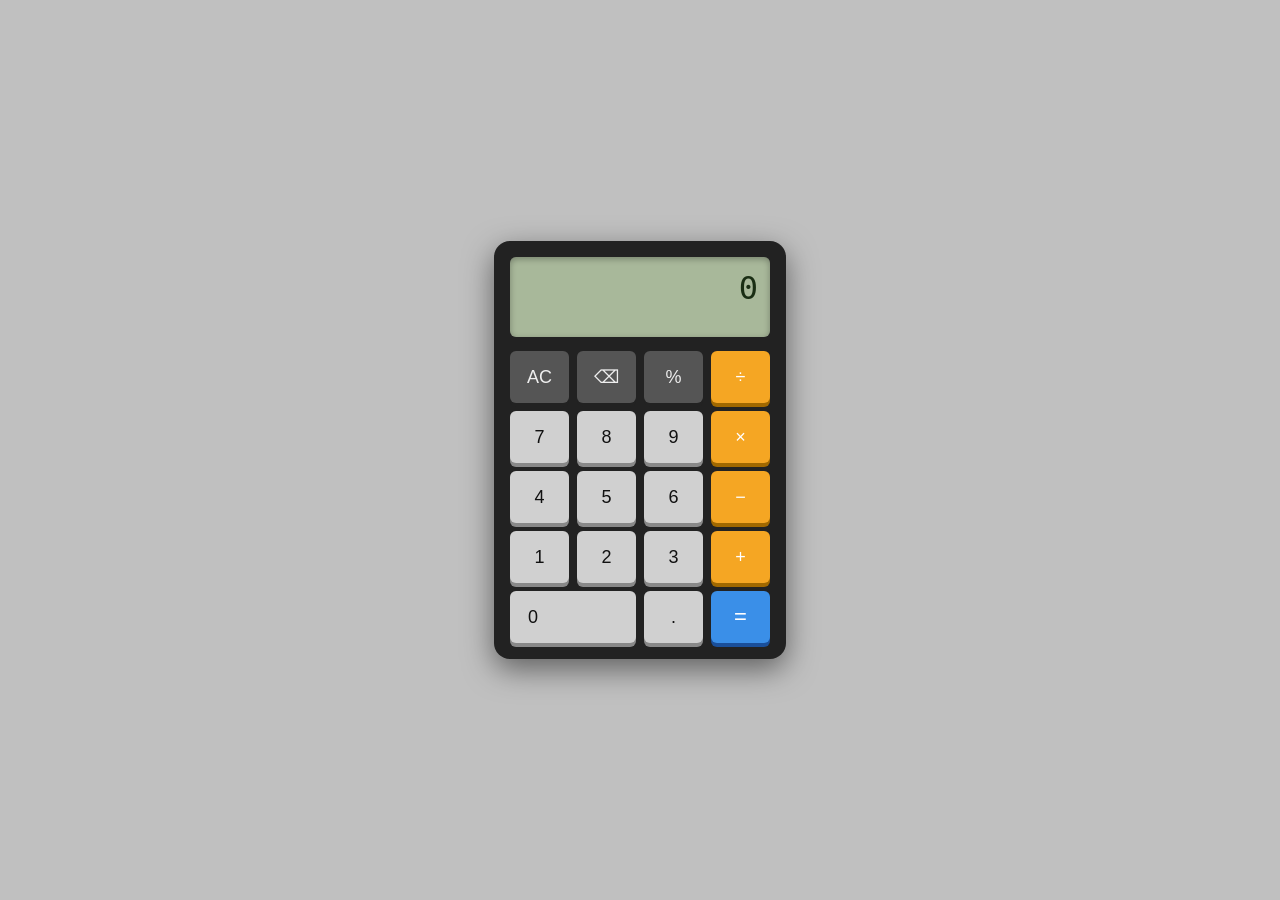
<file: index.html>
<!DOCTYPE html>
<html lang="en">
<head>
  <meta charset="UTF-8" />
  <title>Calculator</title>
  <link rel="stylesheet" href="style.css" />
</head>
<body>

  <div class="calculator">

    <!-- Screen -->
    <div class="screen" id="screen">0</div>

    <!-- Buttons -->
    <div class="buttons">
      <button onclick="clearScreen()">AC</button>
      <button onclick="deleteLast()">⌫</button>
      <button onclick="press('%')">%</button>
      <button onclick="press('/')">÷</button>

      <button onclick="press('7')">7</button>
      <button onclick="press('8')">8</button>
      <button onclick="press('9')">9</button>
      <button onclick="press('*')">×</button>

      <button onclick="press('4')">4</button>
      <button onclick="press('5')">5</button>
      <button onclick="press('6')">6</button>
      <button onclick="press('-')">−</button>

      <button onclick="press('1')">1</button>
      <button onclick="press('2')">2</button>
      <button onclick="press('3')">3</button>
      <button onclick="press('+')">+</button>

      <button class="zero" onclick="press('0')">0</button>
      <button onclick="press('.')">.</button>
      <button class="equals" onclick="calculate()">=</button>
    </div>

  </div>

  <script src="script.js"></script>
</body>
</html>
</file>
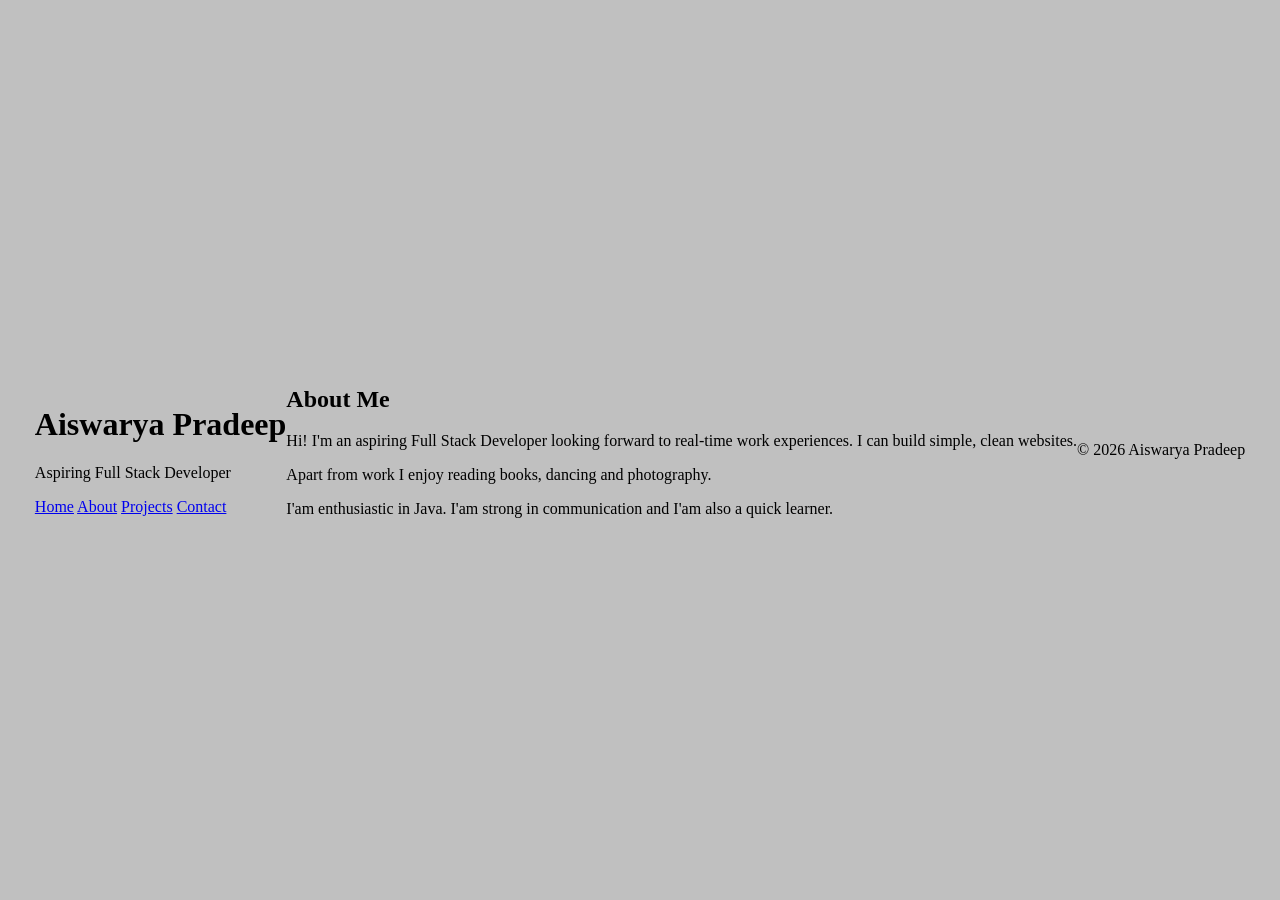
<file: about.html>
<!DOCTYPE html>
<html>
<head>
  <link rel="stylesheet" href="style.css"/>
</head>
<body>

  <header>
    <h1>Aiswarya Pradeep</h1>
    <p>Aspiring Full Stack Developer</p>
    <nav>
      <a href="index.html">Home</a>
      <a href="about.html" class="active">About</a>
      <a href="projects.html">Projects</a>
      <a href="contact.html">Contact</a>
    </nav>
  </header>

  <main>
    <h2>About Me</h2>
    <p>Hi! I'm an aspiring Full Stack Developer looking forward to real-time work experiences. I can build simple, clean websites.</p>
    <p>Apart from work I enjoy reading books, dancing and photography.</p>
    <p>I'am enthusiastic in Java. I'am strong in communication and I'am also a quick learner.</p>
  </main>

  <footer>
    <p>&copy; 2026 Aiswarya Pradeep</p>
  </footer>

</body>
</html>
</file>
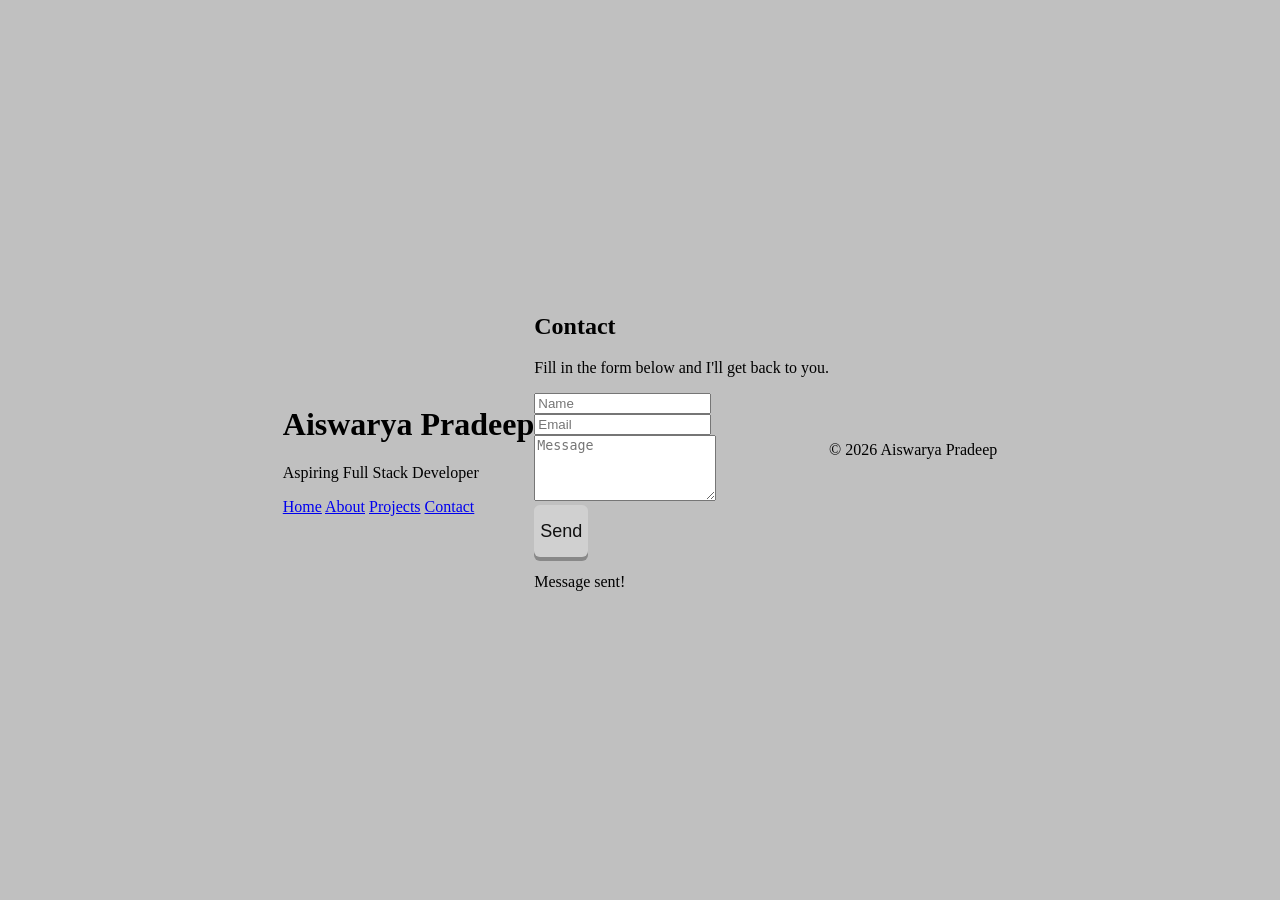
<file: contact.html>
<!DOCTYPE html>
<html>
<head>
  <title>Contact — Aiswarya Pradeep</title>
  <link rel="stylesheet" href="style.css"/>
</head>
<body>

  <header>
    <h1>Aiswarya Pradeep</h1>
    <p>Aspiring Full Stack Developer</p>
    <nav>
      <a href="index.html">Home</a>
      <a href="about.html">About</a>
      <a href="projects.html">Projects</a>
      <a href="contact.html" class="active">Contact</a>
    </nav>
  </header>

  <main>
    <h2>Contact</h2>
    <p>Fill in the form below and I'll get back to you.</p>
    <form id="contactForm">
      <input type="text"  placeholder="Name"    required /><br/>
      <input type="email" placeholder="Email"   required /><br/>
      <textarea           placeholder="Message" rows="4" required></textarea><br/>
      <button type="submit">Send</button>
      <p id="success">Message sent!</p>
    </form>
  </main>

  <footer>
    <p>&copy; 2026 Aiswarya Pradeep</p>
  </footer>

  <script src="script.js"></script>
</body>
</html>
</file>
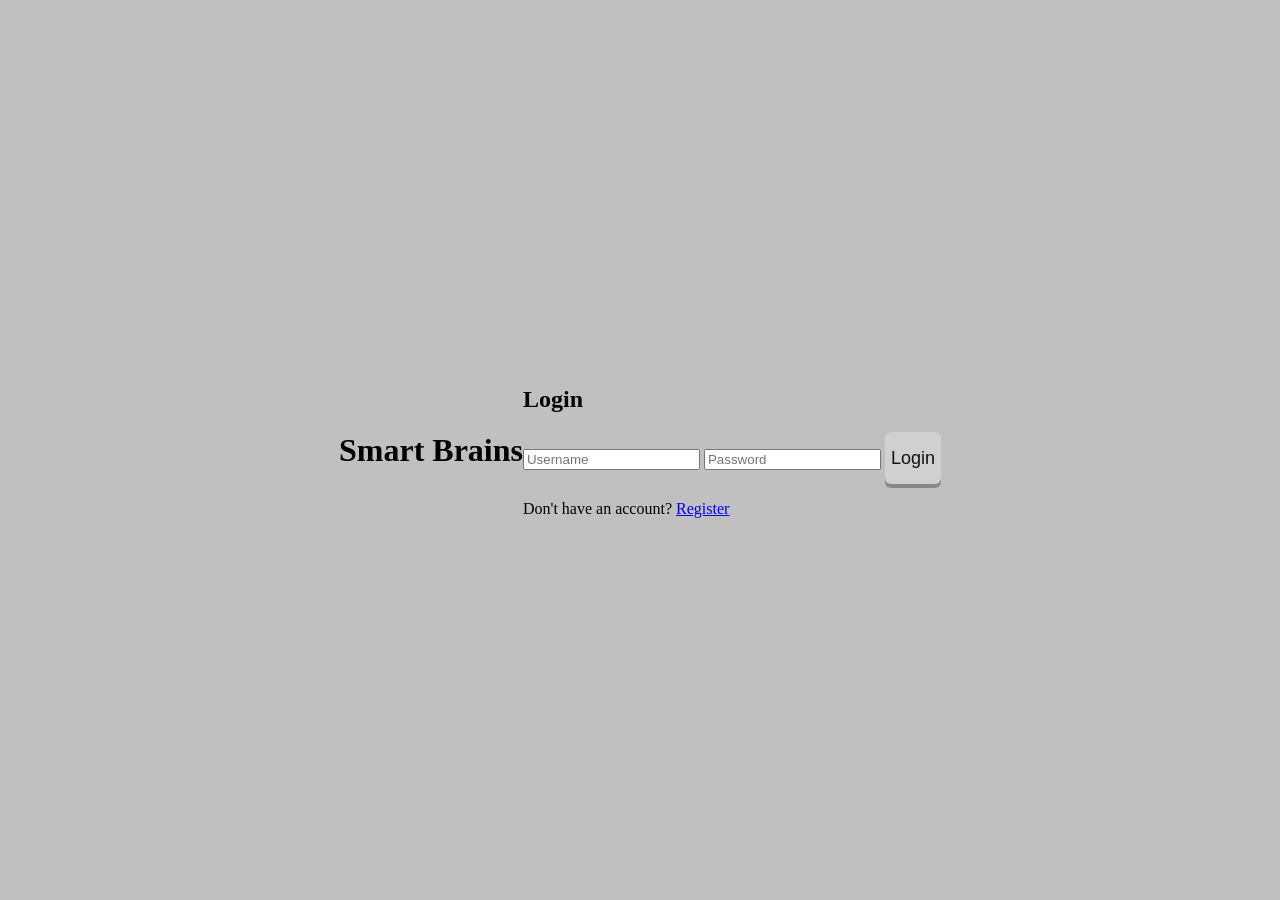
<file: dashboard.html>
<!DOCTYPE html>
<html>
<head>
  <title>Smart Brains - Dashboard</title>
  <style>
    * { margin: 0; padding: 0; box-sizing: border-box; }
    body { font-family: 'Segoe UI', sans-serif; background: #f5f5f5; color: #333; }

    nav {
      display: flex; justify-content: space-between; align-items: center;
      padding: 14px 24px; background: white; border-bottom: 1px solid #e5e5e5;
      position: sticky; top: 0; z-index: 100;
    }
    nav h1 {
      font-size: 20px; font-weight: 700;
      background: linear-gradient(to right, #f093fb, #f5576c);
      -webkit-background-clip: text; -webkit-text-fill-color: transparent;
    }
    .nav-right { display: flex; align-items: center; gap: 12px; }
    .btn { padding: 8px 16px; border-radius: 8px; border: none; cursor: pointer; font-size: 13px; font-weight: 600; transition: all 0.2s; }
    .btn:hover { opacity: 0.85; transform: translateY(-1px); }
    .btn-primary { background: linear-gradient(135deg, #f093fb, #f5576c); color: white; }
    .btn-outline { background: white; border: 1px solid #e5e5e5; color: #333; }
    .user-badge { display: flex; align-items: center; gap: 8px; font-size: 14px; font-weight: 600; }
    .user-avatar {
      width: 32px; height: 32px; border-radius: 50%;
      background: linear-gradient(135deg, #f093fb, #f5576c);
      display: flex; align-items: center; justify-content: center;
      color: white; font-size: 14px; font-weight: 700;
    }

    .stats-bar { display: flex; gap: 16px; padding: 12px 24px; background: white; border-bottom: 1px solid #e5e5e5; }
    .stat-pill { display: flex; align-items: center; gap: 6px; font-size: 13px; color: #555; }
    .stat-dot { width: 10px; height: 10px; border-radius: 50%; }

    .calendar-wrapper { overflow-y: auto; background: white; margin: 24px; border-radius: 12px; box-shadow: 0 2px 12px rgba(0,0,0,0.06); }
    .calendar-header, .calendar-grid { display: grid; grid-template-columns: 60px repeat(7, 1fr); }
    .calendar-header { border-bottom: 2px solid #f0f0f0; position: sticky; top: 0; background: white; z-index: 10; }

    .cal-header-cell { padding: 12px 8px; text-align: center; border-left: 1px solid #f0f0f0; }
    .day-name { font-size: 12px; color: #aaa; font-weight: 500; text-transform: uppercase; letter-spacing: 0.5px; }
    .day-num { font-size: 22px; font-weight: 700; color: #333; margin-top: 2px; }
    .today .day-num { background: linear-gradient(135deg, #f093fb, #f5576c); -webkit-background-clip: text; -webkit-text-fill-color: transparent; }

    .time-slot { font-size: 11px; color: #bbb; text-align: right; padding: 4px 8px 0; height: 60px; border-bottom: 1px solid #f5f5f5; }
    .day-col { border-left: 1px solid #f0f0f0; border-bottom: 1px solid #f5f5f5; height: 60px; padding: 4px; }

    .task-block { border-radius: 6px; padding: 4px 8px; margin: 2px 0; font-size: 12px; font-weight: 500; cursor: pointer; overflow: hidden; white-space: nowrap; text-overflow: ellipsis; }
    .task-block:hover { opacity: 0.8; }
    .c0{background:#ffd6e0;color:#c0394b} .c1{background:#d0e8ff;color:#1a6cb5}
    .c2{background:#d4f5e2;color:#1a7a45} .c3{background:#fff3cd;color:#8a6500}
    .c4{background:#e8d5fb;color:#6a2fa0} .c5{background:#ffe5cc;color:#a04a00}
    .c6{background:#ccf5f5;color:#007a7a}
  </style>
</head>
<body>

<nav>
  <h1>🧠 Smart Brains</h1>
  <div class="nav-right">
    <div class="user-badge">
      <div class="user-avatar" id="userAvatar">U</div>
      <span id="userName"></span>
    </div>
    <button class="btn btn-primary" onclick="location.href='index.html'">➕ Add Task</button>
    <button class="btn btn-outline" onclick="logout()">Logout 🚪</button>
  </div>
</nav>

<div class="stats-bar">
  <div class="stat-pill"><div class="stat-dot" style="background:#f5576c"></div><span id="totalCount">0 Total Tasks</span></div>
  <div class="stat-pill"><div class="stat-dot" style="background:#f093fb"></div><span id="pendingCount">0 Pending</span></div>
  <div class="stat-pill"><div class="stat-dot" style="background:#4ade80"></div><span id="completedCount">0 Completed</span></div>
</div>

<div class="calendar-wrapper">
  <div class="calendar-header" id="calHeader"><div class="cal-header-cell"></div></div>
  <div class="calendar-grid" id="calGrid"></div>
</div>

<script>
  const token = localStorage.getItem("token");
  const username = localStorage.getItem("username");
  const DAYS = ["Monday","Tuesday","Wednesday","Thursday","Friday","Saturday","Sunday"];
  const HOURS = Array.from({length: 13}, (_, i) => i + 8);

  if (!token) location.href = "login.html";

  document.getElementById("userName").innerText = username || "User";
  document.getElementById("userAvatar").innerText = (username || "U")[0].toUpperCase();

  function logout() {
    ["token","username"].forEach(k => localStorage.removeItem(k));
    location.href = "login.html";
  }

  // Build header
  const today = new Date();
  const weekStart = new Date(today);
  weekStart.setDate(today.getDate() - ((today.getDay() + 6) % 7));

  DAYS.forEach((day, i) => {
    const d = new Date(weekStart);
    d.setDate(weekStart.getDate() + i);
    const cell = Object.assign(document.createElement("div"), {
      className: "cal-header-cell" + (d.toDateString() === today.toDateString() ? " today" : "")
    });
    cell.innerHTML = `<div class="day-name">${day.slice(0,3).toUpperCase()}</div><div class="day-num">${d.getDate()}</div>`;
    document.getElementById("calHeader").appendChild(cell);
  });

  // Build grid
  function buildGrid(tasks) {
    const grid = document.getElementById("calGrid");
    grid.innerHTML = "";
    const byDay = Object.fromEntries(DAYS.map(d => [d, []]));
    tasks.forEach(t => byDay[t.title]?.push(t));

    HOURS.forEach(hour => {
      grid.appendChild(Object.assign(document.createElement("div"), { className: "time-slot", innerText: `${hour}:00` }));
      DAYS.forEach((day, i) => {
        const cell = Object.assign(document.createElement("div"), { className: "day-col" });
        byDay[day].filter((_, idx) => (idx % HOURS.length) + 8 === hour).forEach(t => {
          cell.appendChild(Object.assign(document.createElement("div"), {
            className: `task-block c${i}`,
            innerText: `${t.subject} (${t.description}h)`,
            title: `${t.subject} — ${t.description} hrs — ${t.status}`
          }));
        });
        grid.appendChild(cell);
      });
    });
  }

  // Fetch & render
  fetch("http://localhost:8080/api/tasks", { headers: { "Authorization": "Bearer " + token } })
    .then(r => r.json())
    .then(tasks => {
      buildGrid(tasks);
      const done = tasks.filter(t => t.status === "completed").length;
      document.getElementById("totalCount").innerText = `${tasks.length} Total Tasks`;
      document.getElementById("pendingCount").innerText = `${tasks.length - done} Pending`;
      document.getElementById("completedCount").innerText = `${done} Completed`;
    })
    .catch(console.error);
</script>

</body>
</html>
</file>
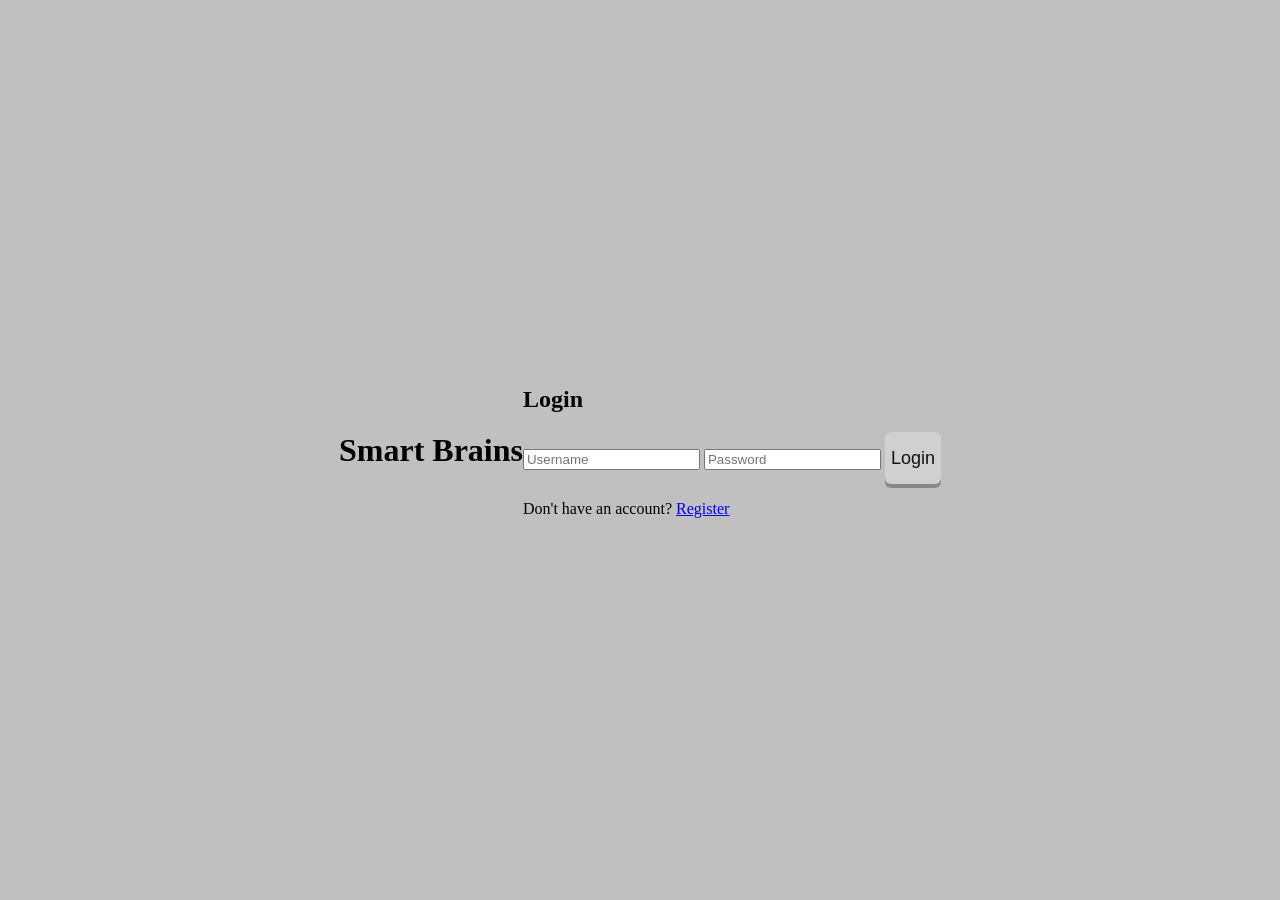
<file: login.html>
<!DOCTYPE html>
<html>
<head>
    <title>Smart Brains - Login</title>
    <link rel="stylesheet" href="style.css">
</head>
<body>

<h1>Smart Brains</h1>

<div class="container">
    <h2 id="formTitle">Login</h2>

    <input type="text" id="username" placeholder="Username">
    <input type="email" id="email" placeholder="Email" style="display:none">
    <input type="password" id="password" placeholder="Password">

    <button onclick="submitForm()">Login</button>
    <p style="color: black;">
        Don't have an account? 
        <a href="#" onclick="toggleForm()" style="color:rgb(37, 37, 35, 48, 45);">Register</a>
    </p>

    <p id="message" style="color:red;"></p>
</div>

<script>
    const API = "http://localhost:8080/api/auth";
    let isLogin = true;

    function toggleForm() {
        isLogin = !isLogin;
        document.getElementById("formTitle").innerText = isLogin ? "Login" : "Register";
        document.getElementById("email").style.display = isLogin ? "none" : "block";
        document.querySelector("button").innerText = isLogin ? "Login" : "Register";
        document.querySelector("p a").innerText = isLogin ? "Register" : "Login";
        document.querySelector("p").childNodes[1].textContent = isLogin ? "Don't have an account? " : "Already have an account? ";
    }

    function submitForm() {
        const username = document.getElementById("username").value;
        const password = document.getElementById("password").value;
        const email = document.getElementById("email").value;

        if (!username || !password) {
            document.getElementById("message").innerText = "Please fill in all fields!";
            return;
        }

        const url = isLogin ? `${API}/login` : `${API}/register`;
        const body = isLogin
            ? { username, password }
            : { username, password, email };

        fetch(url, {
            method: "POST",
            headers: { "Content-Type": "application/json" },
            body: JSON.stringify(body)
        })
        .then(res => res.json())
        .then(data => {
            if (data.error) {
                document.getElementById("message").innerText = data.error;
            } else if (isLogin) {
                localStorage.setItem("token", data.token);
                localStorage.setItem("username", data.username);
                window.location.href = "index.html";
            } else {
                document.getElementById("message").style.color = "green";
                document.getElementById("message").innerText = "Registered! Please login.";
                toggleForm();
            }
        })
        .catch(err => {
            document.getElementById("message").innerText = "Connection error!";
        });
    }
</script>

</body>
</html>
</file>
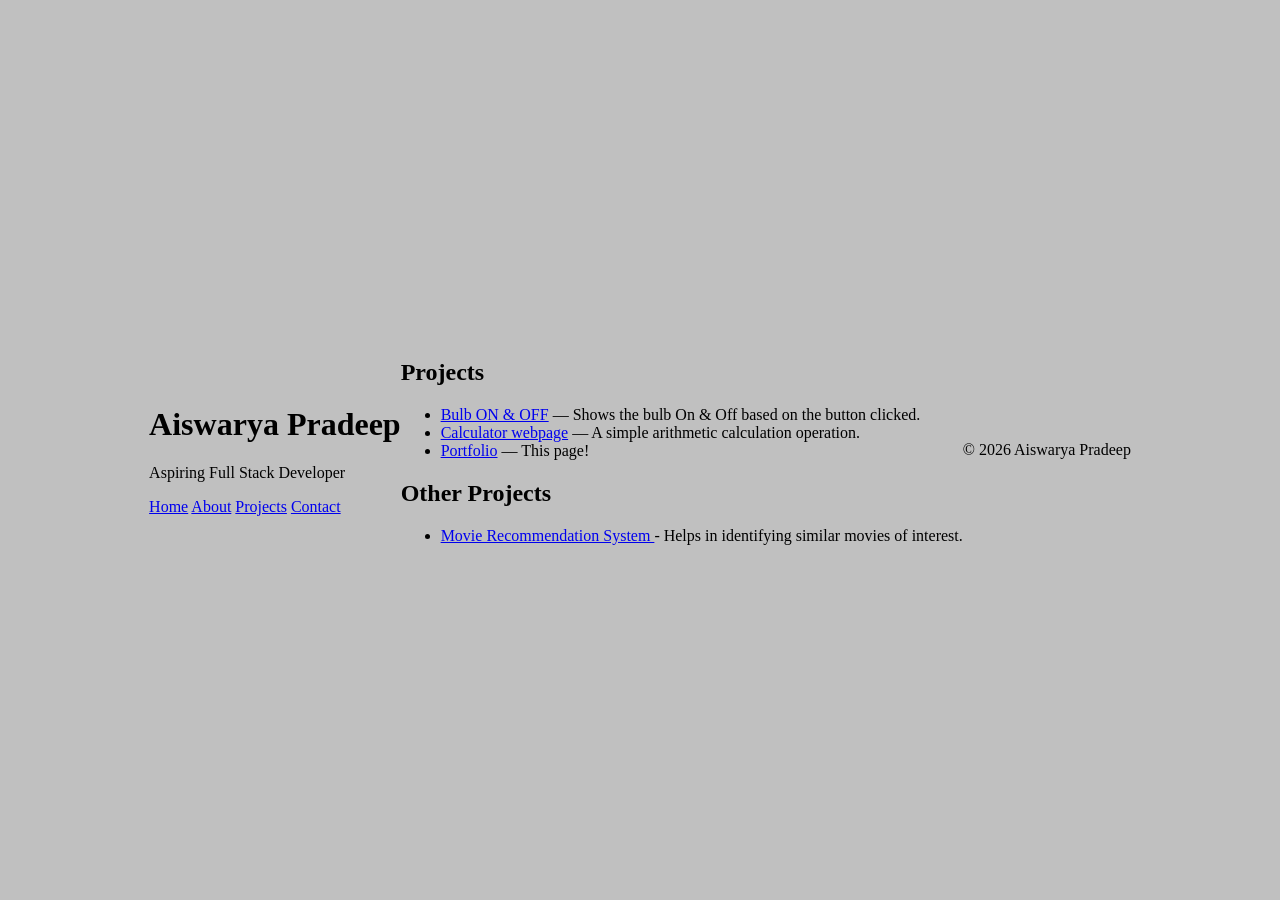
<file: projects.html>
<!DOCTYPE html>
<html>
<head>
  <title>Projects — Aiswarya Pradeep</title>
  <link rel="stylesheet" href="style.css"/>
</head>
<body>

  <header>
    <h1>Aiswarya Pradeep</h1>
    <p>Aspiring Full Stack Developer</p>
    <nav>
      <a href="index.html">Home</a>
      <a href="about.html">About</a>
      <a href="projects.html" class="active">Projects</a>
      <a href="contact.html">Contact</a>
    </nav>
  </header>

  <main>
    <h2>Projects</h2>
    <ul>
      <li><a href="file:///F:/Fullstack%20SDT/WORK/index.html">Bulb ON & OFF</a> — Shows the bulb On & Off based on the button clicked.</li>
      <li><a href="file:///F:/Fullstack%20SDT/project1/index.html">Calculator webpage</a> — A simple arithmetic calculation operation.</li>
      <li><a href="file:///F:/Fullstack%20SDT/project2/index.html">Portfolio</a> — This page!</li>
    </ul>
    <h2>Other Projects</h2>
    <ul>
        <li><a href="https://colab.research.google.com/drive/1nx_jY1GhbNLz-deiR_H94OJM1_wJIk6Y#scrollTo=KpWgOq77q-vT"> Movie Recommendation System </a>- Helps in identifying similar movies of interest.</li>
    </ul>
  </main>

  <footer>
    <p>&copy; 2026 Aiswarya Pradeep</p>
  </footer>

</body>
</html>
</file>
<file: style.css>
body {
  display: flex;
  justify-content: center;
  align-items: center;
  min-height: 100vh;
  background: #c0c0c0;
  margin: 0;
}

.calculator {
  width: 260px;
  background: #222;
  border-radius: 16px;
  padding: 16px;
  box-shadow: 0 10px 30px rgba(0, 0, 0, 0.5);
}

/* Screen */
.screen {
  background: #a8b89a;
  color: #1a2e14;
  font-size: 32px;
  font-family: monospace;
  text-align: right;
  padding: 12px;
  border-radius: 6px;
  margin-bottom: 14px;
  min-height: 56px;
  word-break: break-all;
  box-shadow: inset 0 2px 6px rgba(0, 0, 0, 0.3);
}

/* Button grid */
.buttons {
  display: grid;
  grid-template-columns: repeat(4, 1fr);
  gap: 8px;
}

/* All buttons */
button {
  height: 52px;
  font-size: 18px;
  border: none;
  border-radius: 6px;
  cursor: pointer;
  background: #d0d0d0;
  color: #111;
  box-shadow: 0 4px 0 #888;
  transition: transform 0.08s, box-shadow 0.08s;
}

button:active {
  transform: translateY(4px);
  box-shadow: 0 0px 0 #888;
}

/* Operator buttons */
button:nth-child(4),
button:nth-child(8),
button:nth-child(12),
button:nth-child(16) {
  background: #f5a623;
  color: white;
  box-shadow: 0 4px 0 #a06800;
}

/* AC and delete buttons */
button:nth-child(1),
button:nth-child(2),
button:nth-child(3) {
  background: #555;
  color: #eee;
  box-shadow: 0 4px 0 #222;
}

/* Zero button */
.zero {
  grid-column: span 2;
  text-align: left;
  padding-left: 18px;
}

/* Equals button */
.equals {
  background: #3a8fe8;
  color: white;
  font-size: 22px;
  box-shadow: 0 4px 0 #1a4f9a;
}
</file>
